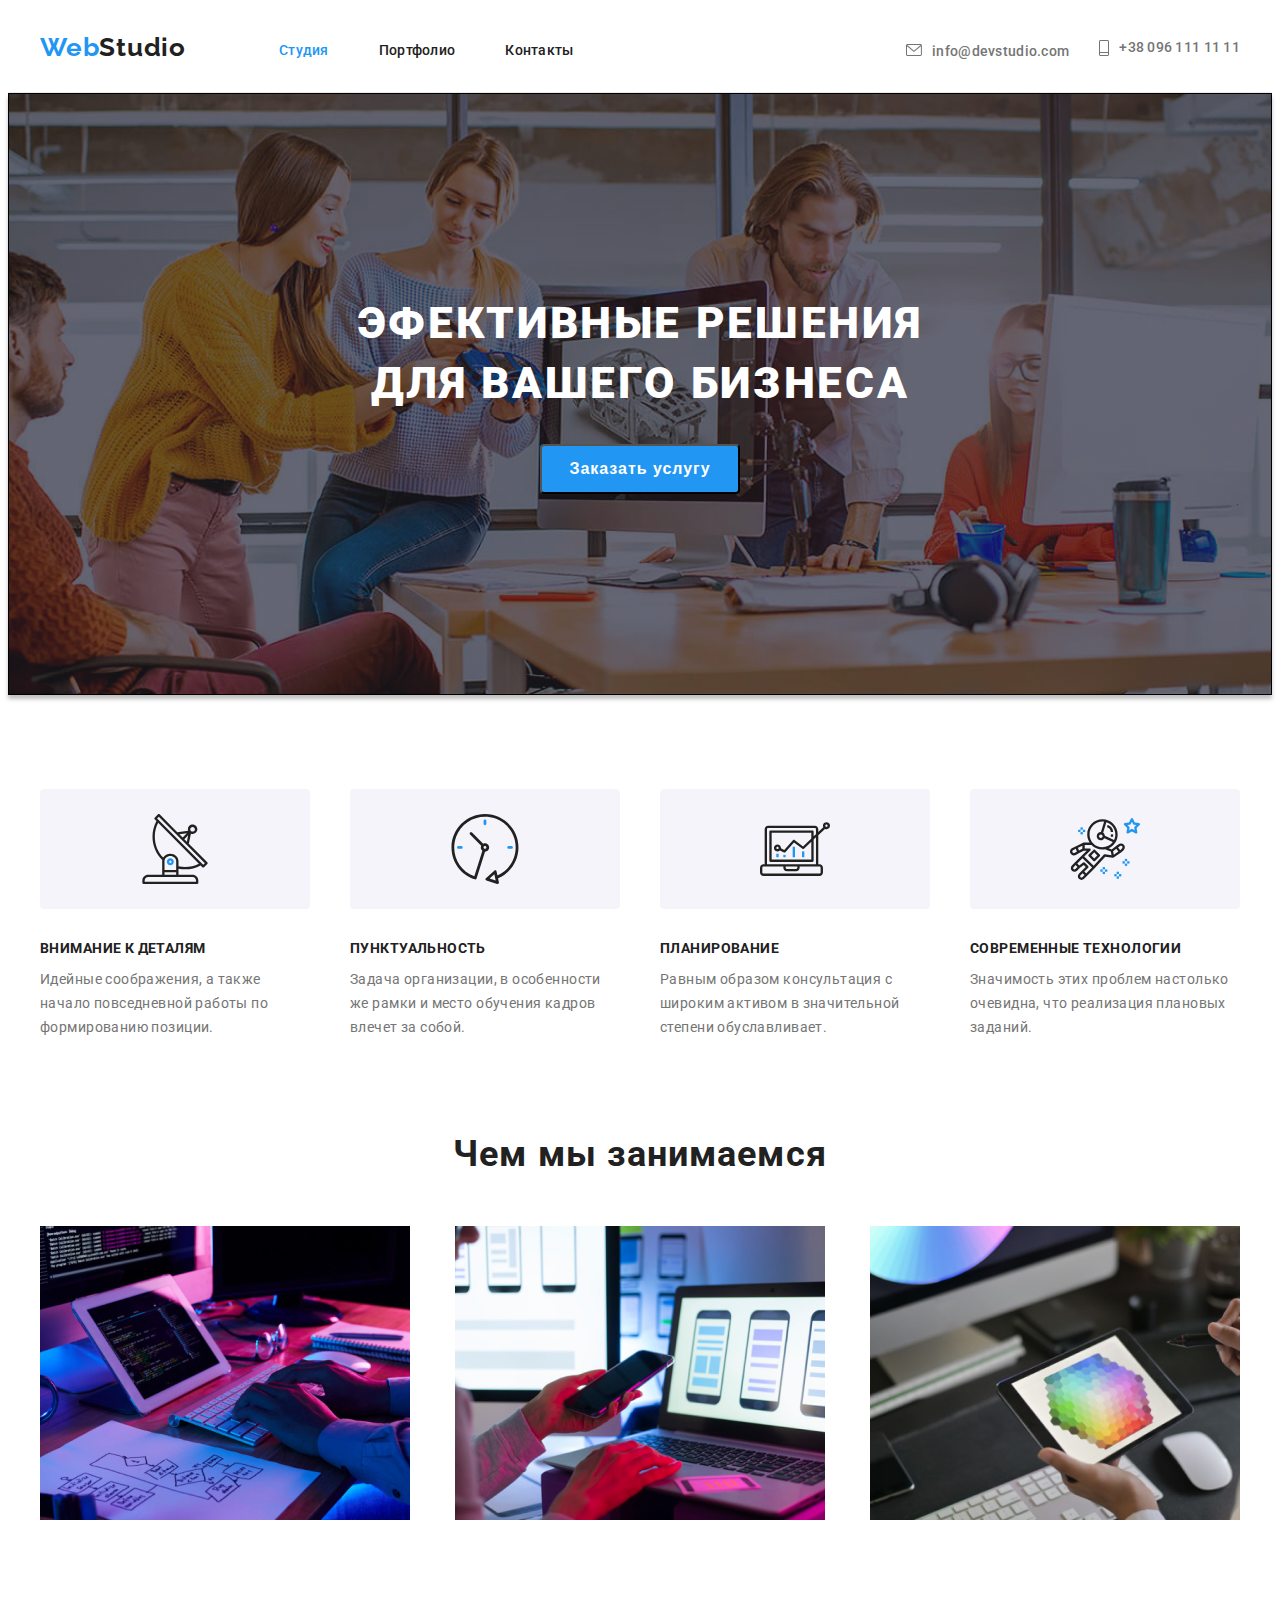
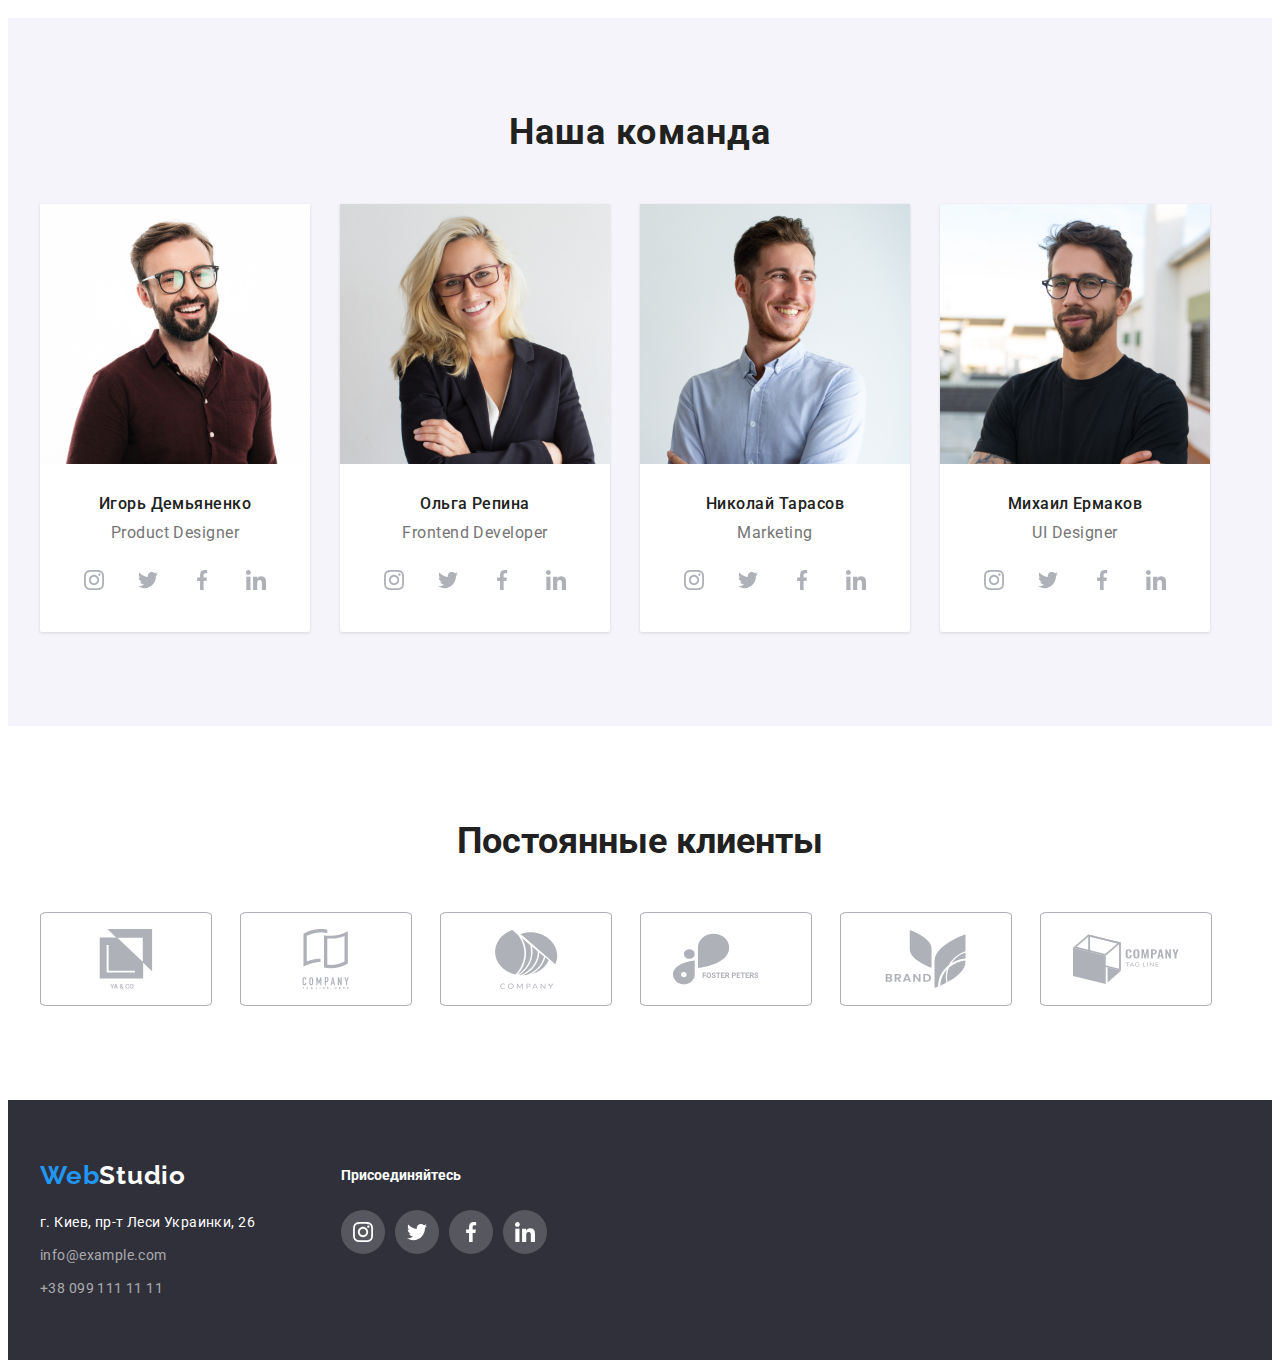
<file: index.html>
<!DOCTYPE html>
<html lang="ru">
<head>
    <meta charset="UTF-8">
    <meta http-equiv="X-UA-Compatible" content="IE=edge">
    <meta name="viewport" content="width=device-width, initial-scale=1.0">
    <title>Document</title>
    <link rel="stylesheet" href="https://cdnjs.cloudflare.com/ajax/libs/modern-normalize/1.1.0/modern-normalize.min.css"
        integrity="sha512-wpPYUAdjBVSE4KJnH1VR1HeZfpl1ub8YT/NKx4PuQ5NmX2tKuGu6U/JRp5y+Y8XG2tV+wKQpNHVUX03MfMFn9Q=="
        crossorigin="anonymous" referrerpolicy="no-referrer" />
    <link rel="stylesheet" href="./css/styles.css" />
    <link rel="preconnect" href="https://fonts.googleapis.com">
    <link rel="preconnect" href="https://fonts.gstatic.com" crossorigin>
    <link href="https://fonts.googleapis.com/css2?family=Raleway:wght@700&family=Roboto:wght@400;500;700;900&display=swap"
          rel="stylesheet">
</head>
<body>

    <!--навигация сайта-->
    <header class="page-header">
        <div class="container hader-block">
          <a class="header-logo" href="./index.html"><span class="logo-web">Web</span><span class="logo-studio">Studio</span></a>
          <nav class="header-nav">
              <ul class="list header-list">
                  <li class="header-item"><a class="nav-link current" href="./index.html">Студия</a></li>
                  <li class="header-item"><a class="nav-link" href="./portfolio.html">Портфолио</a></li>
                  <li class="header-item"><a class="nav-link" href="">Контакты</a></li>
              </ul>
          </nav>
                <div class="contact">
                    <div class=""><a class="contact-link mail" href="mailto:info@devstudio.com"><svg class="mail-icon" width="16" height="12" href=""><use class="mail-sd" href="./images/icons/symbol-defs.svg#icon-envelope-hover"></use></svg>info@devstudio.com</a></div>

                    <div class=""><a class="contact-link tel" href="tel:+380961111111"><svg class="tel-icon" width="10" height="16"><use href="./images/icons/symbol-defs.svg#icon-Vector"></use></svg>+38 096 111 11 11</a></div>
                </div>
      </div>  
    </header>

    <!--main content-->
    <main>
        <!--герои-->
        <section class="hero section">
            <div class="container">
              <h1 class="titel">Эфективные решения<br>для вашего бизнеса</h1>
              <button class="button" type="button">Заказать услугу</button>
            </div>
        </section>

        <!--наши преймущества-->
        <section class="benefits-section section">
            <div class="container">
               <h2 class="non-title">наши преймущества</h2>
               <ul class="list benefits-list">
                   <li class="benefits-item">
                       <div class="benefits-link">
                           <svg class="benefits-icon" width="70" height="70">
                               <use href="./images/icons/symbol-defs.svg#icon-antenna"></use>
                           </svg>
                       </div>
                       <h3 class="ben-list-title">Внимание к деталям</h3>
                       <p class="ben-list-text">Идейные соображения, а также начало повседневной работы по формированию позиции.</p>
                   </li>
                   <li class="benefits-item">
                       <div class="benefits-link">
                           <svg class="benefits-icon" width="70" height="70">
                               <use href="./images/icons/symbol-defs.svg#icon-clock"></use>
                           </svg>
                       </div>
                       <h3 class="ben-list-title">Пунктуальность</h3>
                       <p class="ben-list-text">Задача организации, в особенности же рамки и место обучения кадров влечет за собой.</p>
                   </li>
                   <li class="benefits-item">
                       <div class="benefits-link">
                           <svg class="benefits-icon" width="70" height="70">
                               <use href="./images/icons/symbol-defs.svg#icon-diagram"></use>
                           </svg>
                       </div>
                       <h3 class="ben-list-title">Планирование</h3>
                       <p class="ben-list-text">Равным образом консультация с широким активом в значительной степени обуславливает.</p>
                   </li>
                   <li class="benefits-item">
                       <div class="benefits-link">
                           <svg class="benefits-icon" width="70" height="70">
                               <use href="./images/icons/symbol-defs.svg#icon-astronaut"></use>
                           </svg>
                       </div>
                       <h3 class="ben-list-title">Современные технологии</h3>
                       <p class="ben-list-text">Значимость этих проблем настолько очевидна, что реализация плановых заданий.</p>
                   </li>
               </ul>
            </div>
        </section>
        
        <!--Чем мы занимаемся-->
        <section class="section">
            <div class="container">
               <h2 class="section-title">Чем мы занимаемся</h2>
               <ul class="list business-list">
                   <li><a href=""><img src="./images/box_1.jpg" alt="фото 1" width="370"></a></li>
                   <li><a href=""><img src="./images/box_2.jpg" alt="фото 2" width="370"></a></li>
                   <li><a href=""><img src="./images/box_3.jpg" alt="фото 3" width="370"></a></li>
               </ul>
            </div>
        </section>
        
        <!--Команда-->
        <section class="section team-section">
            <div class="container team-container">
              <h2 class="section-title">Наша команда</h2>
              <ul class="list team-list">
                  <li class="team-item">
                      <img class="team-img" src="./images/img.jpg" alt="Игорь Демьяненко" width="270">
                      <div class="border-card">
                          <h3 class="team-title">Игорь Демьяненко</h3>
                          <p class="team-text"> Product Designer</p>
                          <ul class="social-list list">
                             <li class="social-item">
                                 <a class="social-icon" href="">
                                     <svg class="team-soc-item" width="20" height="20"><use href="./images/icons/symbol-defs.svg#icon-instagram"></use></svg>
                                 </a>
                            </li>
                             <li class="social-item">
                                 <a class="social-icon" href="">
                                     <svg class="team-soc-item" width="20" height="20"><use href="./images/icons/symbol-defs.svg#icon-twitter"></use></svg>
                                 </a>
                            </li>
                             <li class="social-item">
                                 <a class="social-icon" href="">
                                     <svg class="team-soc-item" width="20" height="20"><use href="./images/icons/symbol-defs.svg#icon-facebook"></use></svg>
                                 </a>
                            </li>
                             <li class="social-item">
                                 <a class="social-icon" href="">
                                     <svg class="team-soc-item" width="20" height="20"><use href="./images/icons/symbol-defs.svg#icon-linkedin"></use></svg>
                                 </a>
                            </li>
                        </ul>
                      </div>
                  </li>
                  <li class="team-item">
                      <img class="team-img" src="./images/img(1).jpg" alt="Ольга Репина" width="270">
                      <div class="border-card">
                          <h3 class="team-title">Ольга Репина</h3>
                          <p class="team-text"> Frontend Developer</p>
                          <ul class="social-list list">
                            <li class="social-item">
                                 <a class="social-icon" href="">
                                     <svg class="team-soc-item" width="20" height="20"><use href="./images/icons/symbol-defs.svg#icon-instagram"></use></svg>
                                 </a>
                             </li>
                             <li class="social-item">
                                 <a class="social-icon" href="">
                                     <svg class="team-soc-item" width="20" height="20"><use href="./images/icons/symbol-defs.svg#icon-twitter"></use></svg>
                                 </a>
                            </li>
                             <li class="social-item">
                                 <a class="social-icon" href="">
                                     <svg class="team-soc-item" width="20" height="20"><use href="./images/icons/symbol-defs.svg#icon-facebook"></use></svg>
                                 </a>
                            </li>
                             <li class="social-item">
                                 <a class="social-icon" href="">
                                     <svg class="team-soc-item" width="20" height="20"><use href="./images/icons/symbol-defs.svg#icon-linkedin"></use></svg>
                                 </a>
                            </li>
                        </ul>
                       </div>
                  </li>
                  <li class="team-item">
                      <img class="team-img" src="./images/img(2).jpg" alt="Николай Тарасов" width="270">
                      <div class="border-card">
                          <h3 class="team-title">Николай Тарасов</h3>
                          <p class="team-text">Marketing</p>
                          <ul class="social-list list">
                             <li class="social-item">
                                 <a class="social-icon" href="">
                                     <svg class="team-soc-item" width="20" height="20"><use href="./images/icons/symbol-defs.svg#icon-instagram"></use></svg>
                                 </a>
                            </li>
                             <li class="social-item">
                                 <a class="social-icon" href="">
                                     <svg class="team-soc-item" width="20" height="20"><use href="./images/icons/symbol-defs.svg#icon-twitter"></use></svg>
                                 </a>
                            </li>
                             <li class="social-item">
                                 <a class="social-icon" href="">
                                     <svg class="team-soc-item" width="20" height="20"><use href="./images/icons/symbol-defs.svg#icon-facebook"></use></svg>
                                 </a>
                            </li>
                             <li class="social-item">
                                 <a class="social-icon" href="">
                                     <svg class="team-soc-item" width="20" height="20"><use href="./images/icons/symbol-defs.svg#icon-linkedin"></use></svg>
                                 </a>
                            </li>
                        </ul>
                       </div>
                  </li>
                  <li class="team-item">
                      <img class="team-img" src="./images/img(3).jpg" alt="Михаил Ермаков" width="270">
                      <div class="border-card">
                          <h3 class="team-title">Михаил Ермаков</h3>
                          <p class="team-text">UI Designer</p>
                          <ul class="social-list list">
                             <li class="social-item">
                                 <a class="social-icon" href="">
                                     <svg class="team-soc-item" width="20" height="20">
                                         <use href="./images/icons/symbol-defs.svg#icon-instagram"></use>
                                    </svg>
                                 </a>
                            </li>
                             <li class="social-item">
                                 <a class="social-icon" href="">
                                     <svg class="team-soc-item" width="20" height="20">
                                         <use href="./images/icons/symbol-defs.svg#icon-twitter"></use>
                                    </svg>
                                 </a>
                            </li>
                             <li class="social-item">
                                 <a class="social-icon" href="">
                                     <svg class="team-soc-item" width="20" height="20">
                                         <use href="./images/icons/symbol-defs.svg#icon-facebook"></use>
                                    </svg>
                                 </a>
                            </li>
                             <li class="social-item">
                                 <a class="social-icon" href="">
                                     <svg class="team-soc-item" width="20" height="20">
                                         <use href="./images/icons/symbol-defs.svg#icon-linkedin"></use>
                                    </svg>
                                 </a>
                            </li>
                        </ul>
                      </div>
                  </li>
              </ul>
            </div>
        </section>

        <!--постійні клієнти-->
        <section class="section section-clients">
            <div class="container">
                <h2 class="clients-title">Постоянные клиенты</h2>
                <ul class="list clients-list">
                    <li class="clients-item">
                        <a class="clients-link" href="">
                            <svg class="clients-logo" width="106" height="60">
                                <use href="./images/icons/symbol-defs.svg#icon-group1"></use>
                            </svg>
                        </a>
                    </li>
                    <li class="clients-item">
                        <a class="clients-link" href="">
                            <svg class="clients-logo" width="106" height="60">
                                <use href="./images/icons/symbol-defs.svg#icon-group2"></use>
                            </svg>
                        </a>
                    </li>
                    <li class="clients-item">
                        <a class="clients-link" href="">
                            <svg class="clients-logo" width="106" height="60">
                                <use href="./images/icons/symbol-defs.svg#icon-group3"></use>
                            </svg>
                       </a>
                    </li>
                    <li class="clients-item">
                        <a class="clients-link" href="">
                            <svg class="clients-logo" width="106" height="60">
                                <use href="./images/icons/symbol-defs.svg#icon-group4"></use>
                            </svg>
                        </a>
                    </li>
                    <li class="clients-item">
                        <a class="clients-link" href="">
                            <svg class="clients-logo" width="106" height="60">
                                <use href="./images/icons/symbol-defs.svg#icon-group5"></use>
                            </svg>
                        </a>
                    </li>
                    <li class="clients-item">
                        <a class="clients-link" href="">
                            <svg class="clients-logo" width="106" height="60">
                                <use href="./images/icons/symbol-defs.svg#icon-group6"></use>
                            </svg>
                        </a>
                    </li>
                </ul>
            </div>
        </section>

    </main>

    <!--подвал-->
    <footer class="footer">
        <div class="container">
            <div class="contact-container">
                <a class="footer-logo" href="./index.html"><span class="logo-web">Web</span><span class="logo-studio">Studio</span></a>
                <address class="footer-address">
                    <p class="footer-text">г. Киев, пр-т Леси Украинки, 26</p>
                    <ul class="list">
                        <li class="footer-contact">
                            <a class="contact-link" href="mailto:info@example.com">info@example.com</a>
                        </li>
                        <li class="footer-contact">
                            <a class="contact-link" href="tel:+380991111111">+38 099 111 11 11</a>
                        </li>
            
                    </ul>
            
                </address>
            </div>
        
            <div class="soc-container">
                 <p class="call">Присоединяйтесь</p>
                 <ul class="list foot-social-list">
                      <li class="foot-social-item">
                          <a class="foot-soc-link" href="">
                              <svg class="foot-soc-icon" width="20" height="20">
                                  <use href="./images/icons/symbol-defs.svg#icon-instagram"></use>
                              </svg>
                          </a>
                      </li>
                      <li class="foot-social-item">
                           <a class="foot-soc-link" href="">
                               <svg class="foot-soc-icon" width="20" height="20">
                                   <use href="./images/icons/symbol-defs.svg#icon-twitter"></use>
                                </svg>
                            </a>
                       </li>
                      <li class="foot-social-item">
                            <a class="foot-soc-link" href="">
                                <svg class="foot-soc-icon" width="20" height="20">
                                    <use href="./images/icons/symbol-defs.svg#icon-facebook"></use>
                             </svg>
                           </a>
                      </li>
                       <li class="foot-social-item">
                           <a class="foot-soc-link" href="">
                              <svg class="foot-soc-icon" width="20" height="20">
                                      <use href="./images/icons/symbol-defs.svg#icon-linkedin"></use>
                               </svg>
                            </a>
                     </li>
                 </ul>
            </div>
        </div>
     </footer>
    
</body>
</html>
</file>
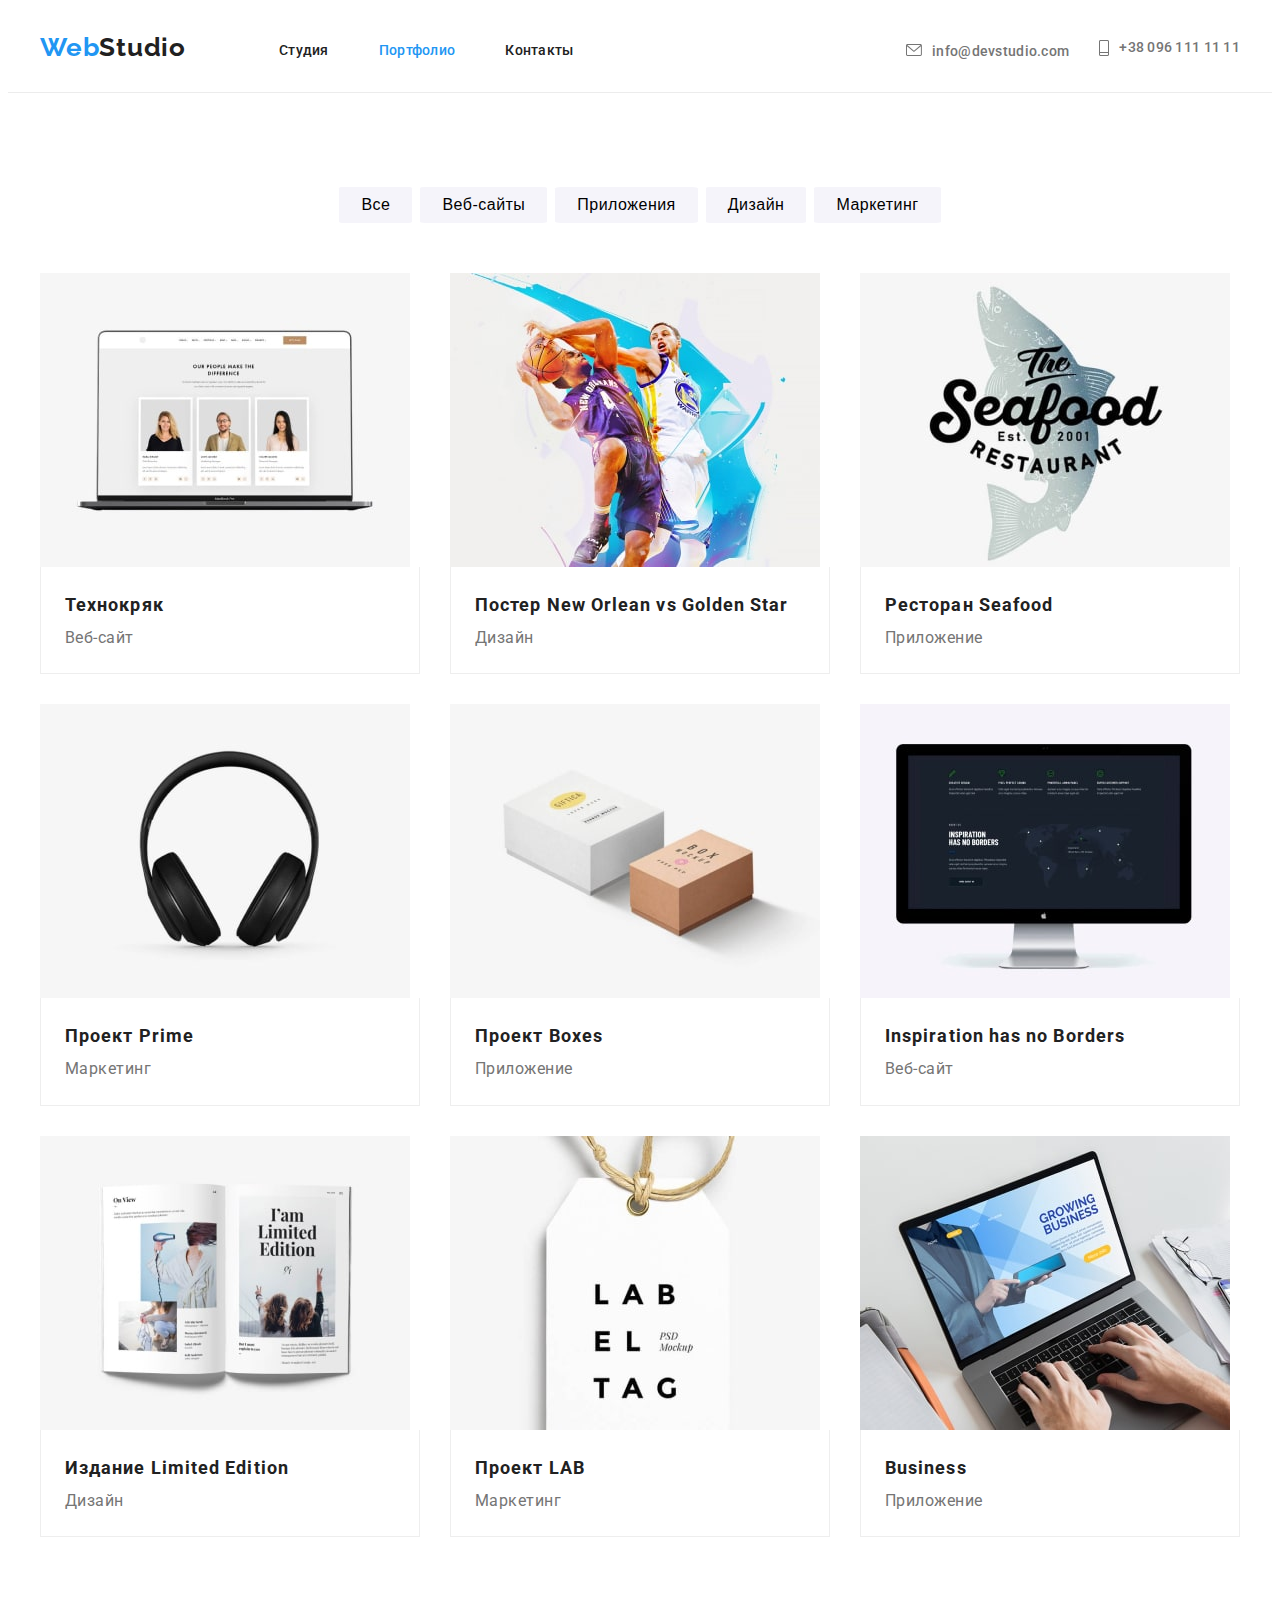
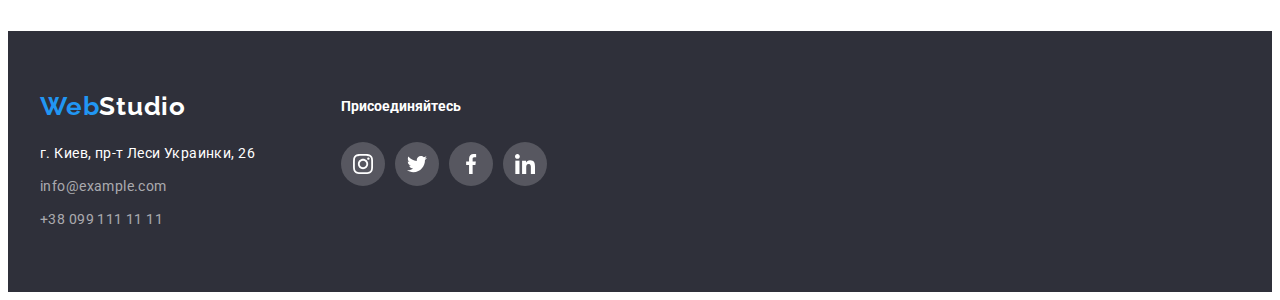
<file: portfolio.html>
<!DOCTYPE html>
<html lang="ru">

<head>
    <meta charset="UTF-8">
    <meta http-equiv="X-UA-Compatible" content="IE=edge">
    <meta name="viewport" content="width=device-width, initial-scale=1.0">
    <title>Document</title>
    <link rel="stylesheet" href="https://cdnjs.cloudflare.com/ajax/libs/modern-normalize/1.1.0/modern-normalize.min.css"
            integrity="sha512-wpPYUAdjBVSE4KJnH1VR1HeZfpl1ub8YT/NKx4PuQ5NmX2tKuGu6U/JRp5y+Y8XG2tV+wKQpNHVUX03MfMFn9Q=="
            crossorigin="anonymous" referrerpolicy="no-referrer" />
    <link rel="stylesheet" href="./css/styles.css" />
    <link rel="preconnect" href="https://fonts.googleapis.com">
    <link rel="preconnect" href="https://fonts.gstatic.com" crossorigin>
    <link href="https://fonts.googleapis.com/css2?family=Raleway:wght@700&family=Roboto:wght@400;500;700;900&display=swap"
          rel="stylesheet">
</head>

<body>
    <!--навигация сайта-->
    <header class="page-header">
        <div class="container hader-block">
            <a class="header-logo" href="./index.html"><span class="logo-web">Web</span><span
                    class="logo-studio">Studio</span></a>
            <nav class="header-nav">
                <ul class="list header-list">
                    <li class="header-item"><a class="nav-link" href="./index.html">Студия</a></li>
                    <li class="header-item"><a class="nav-link  current" href="./portfolio.html">Портфолио</a></li>
                    <li class="header-item"><a class="nav-link" href="">Контакты</a></li>
                </ul>
            </nav>
                <div class="contact">
                    <div class=""><a class="contact-link mail" href="mailto:info@devstudio.com"><svg class="mail-icon" width="16"
                                height="12">
                                <use class="mail-sd" href="./images/icons/symbol-defs.svg#icon-envelope-hover"></use>
                            </svg>info@devstudio.com</a></div>
                
                    <div class=""><a class="contact-link tel" href="tel:+380961111111"><svg class="tel-icon" width="10" height="16">
                                <use class="tel-sd" href="./images/icons/symbol-defs.svg#icon-Vector"></use>
                            </svg>+38 096 111 11 11</a></div>
                </div>
        </div>
    </header>
<main class="portfolio">
  <section class="oll-projects section">
        <div class="container">
            <ul class="buttons-list list">
                <li class="but-list-item"><button class="button-item" type="button">Все</button></li>
                <li class="but-list-item"><button class="button-item" type="button">Веб-сайты</button></li>
                <li class="but-list-item"><button class="button-item" type="button">Приложения</button></li>
                <li class="but-list-item"><button class="button-item" type="button">Дизайн</button></li>
                <li class="but-list-item"><button class="button-item" type="button">Маркетинг</button></li>
            </ul>
            
            <h1 class="non-title">Наши работы</h1>
            
            <ul class="projects-list list">
                <li class="project-item">
                    <a class="project-link" href=""><img class="project-img" src="./images/portfolio_1-min.jpg" alt="сайт технокряк на компьютере" width="370"></a>
                    <div class="border-card">
                        <h2 class="project-title">Технокряк</h2>
                        <p class="project-text">Веб-сайт</p>
                    </div>
                </li>
                <li class="project-item">
                    <a class="project-link" href=""><img class="project-img" src="./images/portfolio_2-min.jpg" alt="постер матча New Orlean vs Golden Star" width="370"></a>
                    <div class="border-card">
                        <h2 class="project-title">Постер <span lang="en">New Orlean vs Golden Star</span></h2>
                        <p class="project-text">Дизайн</p>
                    </div>
                </li>
                <li class="project-item">
                    <a class="project-link" href=""><img class="project-img" src="./images/portfolio_3-min.jpg" alt="логотип ресторана" width="370"></a>
                    <div class="border-card">
                        <h2 class="project-title">Ресторан <span lang="en">Seafood</span> </h2>
                    <p class="project-text">Приложение</p>
                </div>
                </li>
                <li class="project-item">
                    <a href=""><img class="project-img" src="./images/portfolio_4-min.jpg" alt="наушники" width="370"></a>
                    <div class="border-card">
                        <h2 class="project-title">Проект <span lang="en">Prime</span> </h2>
                        <p class="project-text">Маркетинг</p>
                    </div>
                </li>
                <li class="project-item">
                    <a class="project-link" href=""><img class="project-img" src="./images/portfolio_5-min.jpg" alt="2 маленькие коробки" width="370"></a>
                    <div class="border-card">
                        <h2 class="project-title">Проект <span lang="en">Boxes</span> </h2>
                        <p class="project-text">Приложение</p>
                    </div>
                </li>
                <li class="project-item">
                    <a class="project-link" href=""><img class="project-img" src="./images/portfolio_6-min.jpg" alt="сайт Inspiration has no Borders на маниторе" width="370"></a>
                    <div class="border-card">
                        <h2 class="project-title"><span lang="en">Inspiration has no Borders</span></h2>
                        <p class="project-text">Веб-сайт</p>
                    </div>
                </li>
                <li class="project-item">
                    <a class="project-link" href=""><img class="project-img" src="./images/portfolio_7-min.jpg" alt="открытый журнал" width="370"></a>
                    <div class="border-card">
                        <h2 class="project-title">Издание <span lang="en">Limited Edition</span> </h2>
                        <p class="project-text">Дизайн</p>
                    </div>
                </li>
                <li class="project-item">
                    <a class="project-link" href=""><img class="project-img" src="./images/portfolio_8-min.jpg" alt="логотип LAB" width="370"></a>
                    <div class="border-card">
                        <h2 class="project-title">Проект <span lang="en">LAB</span></h2>
                        <p class="project-text">Маркетинг</p>
                    </div>
                </li>
                <li class="project-item">
                    <a class="project-link" href=""><img class="project-img" src="./images/portfolio_9-min.jpg" alt="приложение Business на ноутбуке" width="370"></a>
                    <div class="border-card">
                        <h2 class="project-title"><span lang="en">Business</span> </h2>
                        <p class="project-text">Приложение</p>
                    </div>
                </li>
            
            </ul>
        </div>
  </section>
</main>

<!--Подвал-->
    <footer class="footer">
        <div class="container">
            <div class="contact-container">
                 <a class="footer-logo" href="./index.html"><span class="logo-web">Web</span><span
                         class="logo-studio">Studio</span></a>
                 <address class="footer-address">
                     <p class="footer-text">г. Киев, пр-т Леси Украинки, 26</p>
                     <ul class="list">
                         <li class="footer-contact">
                             <a class="contact-link" href="mailto:info@example.com">info@example.com</a>
                         </li>
                         <li class="footer-contact">
                             <a class="contact-link" href="tel:+380991111111">+38 099 111 11 11</a>
                         </li>
         
                     </ul>
    
                 </address>
            </div>
            <div class="soc-container">
                <p class="call">Присоединяйтесь</p>
                <ul class="list foot-social-list">
                    <li class="foot-social-item">
                        <a class="foot-soc-link" href="">
                            <svg class="foot-soc-icon" width="20" height="20">
                                <use href="./images/icons/symbol-defs.svg#icon-instagram"></use>
                            </svg>
                        </a>
                    </li>
                    <li class="foot-social-item">
                        <a class="foot-soc-link" href="">
                            <svg class="foot-soc-icon" width="20" height="20">
                                <use href="./images/icons/symbol-defs.svg#icon-twitter"></use>
                            </svg>
                        </a>
                    </li>
                    <li class="foot-social-item">
                        <a class="foot-soc-link" href="">
                            <svg class="foot-soc-icon" width="20" height="20">
                                <use href="./images/icons/symbol-defs.svg#icon-facebook"></use>
                            </svg>
                        </a>
                    </li>
                    <li class="foot-social-item">
                        <a class="foot-soc-link" href="">
                            <svg class="foot-soc-icon" width="20" height="20">
                                <use href="./images/icons/symbol-defs.svg#icon-linkedin"></use>
                            </svg>
                        </a>
                    </li>
                </ul>
            </div>
        </div>

    </footer>



</body>
</file>
<file: css/styles.css>
:root {
  --primary-text-color: rgba(33, 33, 33, 1);
  --text-color: rgba(117, 117, 117, 1);
  --footer-cont-color: rgba(255, 255, 255, 0.6);
  --third-color: #ffffff;
  --accent-color: rgba(33, 150, 243, 1);
  --main-bg-color: #ffffff;
  --second-bg-color: rgba(47, 48, 58, 1);
  --third-bg-color: rgba(245, 244, 250, 1);
  --primary-button-color: rgba(245, 244, 250, 1);
}



body {
  font-family: "Raleway", sans-serif;
  font-family: "Roboto", sans-serif;

  background-color: var(--primary-bg-color);
  color: var(--primary-text-color);
}

p, h1, h2, h3, h4, h5, h6 {
  margin: 0;
}

ul, ol {
  margin: 0;
  padding-left: 0;
}

.list {
  list-style: none;
}
.section {
  padding-top: 94px;
  padding-bottom: 94px;
}

.container {
 width: 1200px;
 padding-left: 15px;
 padding-right: 15px;
 margin: 0 auto;
}


/*header*/

.page-header {
  border-bottom: 1px solid #ECECEC;
}
.hader-block {
  display: flex;
}
.contact {
  display: flex;
  margin-top: 32px;
  margin-bottom: 32px;
  margin-left: auto;
  display: flex;
  align-items: baseline;
}
.mail {
  display: flex;

}
.tel {
  display: flex;
  margin-left: 30px;
}

.mail-icon {
  margin-right: 10px;
  fill: var(--text-color);
}

.tel-icon {
margin-right: 10px;
fill: var(--text-color);
}



.mail:hover .mail-sd,
.mail:focus .mail-sd {
  fill: var(--accent-color);
}


.tel:hover .tel-icon,
.tel:focus .tel-icon {
  fill: var(--accent-color);
}





.header-nav {
  margin-top: 32px;
  margin-bottom: 32px;
  width: 294px;
}

.header-logo {
  font-family: Raleway;
  font-size: 26px;
  font-weight: 700;
  line-height: 1.19;
  letter-spacing: 0.03em;
  text-decoration: none;
  margin-top: 24px;
  margin-bottom: 25px;
  margin-right: 93px;
  
}
.header-logo .logo-web {
  color: var(--accent-color);
}
.header-logo .logo-studio {
  color: var(--primary-text-color);
}

 .header-item:not(:last-child) {
    margin-right: 50px;
}
.nav-link {
  color: var(--primary-text-color);
  font-size: 14px;
  font-weight: 500;
  line-height: 1.14;
  letter-spacing: 0.02em;
  text-decoration: none;
}
.nav-link:hover,
.nav-link:focus {
  color: var(--accent-color);
}
.header-list .nav-link.current {
  color: var(--accent-color);
}
.header-list {
  display: flex;
}
.page-header .contact-link {
  color: var(--text-color);
  font-size: 14px;
  font-weight: 500;
  line-height: 1.14;
  letter-spacing: 0.02em;
  text-decoration: none;
}

/*main hero*/
.hero {
  background: var(--second-bg-color);
  text-align: center;
  padding-top: 200px;
  padding-bottom: 200px;
  background-image: linear-gradient(rgba(47, 48, 58, 0.4), rgba(47, 48, 58, 0.4)),
   url(../images/bgim-hiro.jpg);
  background-repeat: no-repeat;
  background-size: cover;
  background-position: center;
  box-shadow: 0px 4px 4px 0px rgba(0, 0, 0, 0.25);
  border: 1px solid rgba(0, 0, 0, 1)
}




.hero .titel {
  color: var(--third-color);
  font-size: 44px;
  font-weight: 900;
  line-height: 1.36;
  letter-spacing: 0.06em;
  text-transform: uppercase;
  padding-bottom: 30px;
}

.hero .button {
  background-color: var(--accent-color);
  color: var(--third-color);
  font-size: 16px;
  font-weight: 700;
  line-height: 1.88;
  letter-spacing: 0.06em;
  cursor: pointer;
  border-radius: 4px;
  min-width: 200px;
  height: 50px;
}



/*main benefits*/
.benefits-section {
  padding-bottom: 0px;
}
.non-title {
  display: none;
}
.benefits-list {
  display: flex;
  justify-content: space-between;
}

.ben-list-title {
  font-size: 14px;
  font-weight: 700;
  line-height: 1.4;
  letter-spacing: 0.03em;
  text-align: left;
  text-transform: uppercase;
  width: 270px;
  margin-top: 30px;
}
.ben-list-text {
  font-size: 14px;
  line-height: 1.71;
  letter-spacing: 0.03em;
  text-align: left;
  color: var(--text-color);
  width: 270px;
  margin-top: 10px;
}

.benefits-item:not(:last-child) {
  margin-right: 30px;
}
.benefits-link {
  border: 0px ;
  border-radius: 4px;
  background: rgba(245, 244, 250, 1);
  display: flex;
  justify-content: center;
  height: 120px;
  align-items: center;
}

/*main*/
.section-title {
  color: var(--primary-text-color);
  font-size: 36px;
  font-weight: 700;
  line-height: 1.16;
  letter-spacing: 0.03em;
  text-align: center;
  margin-bottom: 50px;
}

.business-list {
  display: flex;
  justify-content: space-between;
}
/*main team*/
.team-item {
  width: 270px;
  box-shadow: 0px 2px 1px 0px rgba(0, 0, 0, 0.2);
  
  box-shadow: 0px 1px 1px 0px rgba(0, 0, 0, 0.14);
  
  box-shadow: 0px 1px 3px 0px rgba(0, 0, 0, 0.12);
}
.team-item .border-card {
  background-color: #fff;
  padding-top: 30px;
  padding-bottom: 30px;
  border-radius: 0px 0px 4px 4px;
}
.social-list {
 display: flex;
 justify-content: center;
 
}

.social-icon,
.social-item {
  width: 44px;
  height: 44px;
  border-radius: 50%;
  display: flex;
  align-items: center;
  justify-content: center;
  cursor: pointer;
}
.social-item:not(:last-child) {
  margin-right: 10px;
}
.team-soc-item {
  fill: rgba(175, 177, 184, 1);
}


.social-item:hover .team-soc-item,
.social-icon:focus .team-soc-item {
  fill: #ffffff;
}
.social-item:hover,
.social-icon:focus {
  background-color: var(--accent-color);
}

.team-img {
  display: block;
}
.team-item:not(:last-child) {
  margin-right: 30px;
}
.team-title {
  font-size: 16px;
  font-weight: 500;
  line-height: 1.19;
  letter-spacing: 0.03em;
  text-align: center;
  margin-bottom: 10px;
}
.team-text {
  color: var(--text-color);
  font-size: 16px;
  line-height: 1.19;
  letter-spacing: 0.03em;
  text-align: center;
  margin-bottom: 16px;
}
.team-section {
  background: var(--third-bg-color);
}

.team-list {
    display: flex;
    align-items: flex-start;
}

/*постійні клієнти*/
.clients-title {
 font-size: 36px;
 line-height: 1.17;
 text-align: center;
 margin-bottom: 50px;
}
.clients-list {
 display: flex;
}
.clients-item:not(:last-child) {
  margin-right: 30px;
}
.clients-item {
    width: 170px;
    cursor: pointer;
}

.clients-link:hover,
.clients-link:focus {
  border: 1px solid var(--accent-color);
}


.clients-item:hover .clients-logo,
.clients-link:focus .clients-logo {
  fill: var(--accent-color);
}
.clients-link {
  display: flex;
  justify-content: center;
  cursor: pointer;
  width: 170px;
  height: 92px;
  border: 1px solid rgba(175, 177, 184, 1);
  border-radius: 4%;
}
.clients-logo {
  margin-top: 16px;
  margin-bottom: 16px;
  fill: rgba(175, 177, 184, 1);
}

/*footer*/
.footer {
  background: var(--second-bg-color);

  padding-top: 60px;
  padding-bottom: 60px;
  display: flex;
}
.footer .container {
  display: flex;
}

.footer-logo {
  font-family: Raleway;
  font-size: 26px;
  font-weight: 700;
  line-height: 1.19;
  letter-spacing: 0.03em;
  text-decoration: none;
  
}
.footer-address {
  margin-top: 20px;
}

.footer-logo .logo-web {
  color: var(--accent-color);
}

.footer-logo .logo-studio {
  color: var(--third-color);
}

.footer-text {
  color: var(--third-color);
  font-size: 14px;
  font-weight: 400;
  line-height: 1.71;
  letter-spacing: 0.03em;
  font-style: normal;

  margin-bottom: 9px;
}
.footer-contact:not(:last-child) {
  margin-bottom: 9px;
}

.footer-contact .contact-link {
  color: var(--footer-cont-color);
  font-style: normal;
  font-size: 14px;
  font-weight: 400;
  line-height: 1.71;
  letter-spacing: 0.03em;
  text-decoration: none;
}
.contact-link:hover,
.contact-link:focus {
  color: var(--accent-color);
}
.contact-container {
  margin-right: 70px;
  width: 231px;
}
.soc-container {
  width: 206px;
}

.call {
  font-weight: 700;
  font-size: 14px;
  line-height: 2.18;
  color: rgba(255, 255, 255, 1);
  margin-bottom: 20px;
}
.foot-social-list {
  width: 206px;
  display: flex;
  justify-content: space-between;
}
.foot-social-item {
  width: 44px;
  height: 44px;
  border-radius: 50%;
  display: flex;
  align-items: center;
  justify-content: center;
  background: rgba(255, 255, 255, 0.1);
}
.foot-soc-link {
fill: #ffffff;
  width: 44px;
  height: 44px;
  border-radius: 50%;
  display: flex;
  align-items: center;
  justify-content: center;
  background: rgba(255, 255, 255, 0.1);
}
.foot-social-item:not(:last-child) {
  margin-right: 10px;
}
.foot-soc-icon {
  cursor: pointer;
}

.foot-soc-link:focus,
.foot-social-item:hover {
  background-color: rgba(33, 150, 243, 1);
}


/*portfolio page*/

.portfolio .button-item:hover,
.portfolio .button-item:focus {
  background: var(--accent-color);
  color: var(--third-color);
  box-shadow: 0px 2px 2px 0px rgba(0, 0, 0, 0.12);
  box-shadow: 0px 1px 2px 0px rgba(0, 0, 0, 0.08);
  box-shadow: 0px 3px 1px 0px rgba(0, 0, 0, 0.1);
}

.portfolio .button-item {
  background-color: var(--primary-button-color);
  cursor: pointer;
  font-size: 16px;
  font-weight: 500;
  line-height: 1.5;
  letter-spacing: 0.03em;
  text-align: center;
}
.buttons-list {
  display: flex;
  justify-content: center;
  margin-bottom: 50px;
}
.button-item {
  padding: 6px 22px;
  border: 0px;
    border-radius: 4%;
}
.but-list-item:not(:last-child) {
  margin-right: 8px;
}


.portfolio .project-title {
  font-size: 18px;
  line-height: 2;
  letter-spacing: 0.06em;
  text-align: left;
}

.portfolio .project-text {
  color: var(--text-color);
  font-size: 16px;
  font-weight: 400;
  line-height: 1.9;
  letter-spacing: 0.03em;
}
.projects-list {
  display: flex;
  flex-wrap: wrap;
  margin-left: -30px;
}
.project-item {
 flex-basis: calc(100% / 3 - 30px);
 margin-left: 30px;
 margin-bottom: 30px;
}
.project-item:hover {
  box-shadow: 0px 4px 4px 0px rgba(0, 0, 0, 0.25);
  box-shadow: 0px 4px 4px 0px rgba(0, 0, 0, 0.25);
  box-shadow: 0px 4px 4px 0px rgba(0, 0, 0, 0.25);
  box-shadow: 0px 4px 4px 0px rgba(0, 0, 0, 0.25);
  cursor: pointer;
}
.project-link {
  height: 404px;
}

.project-item:nth-last-child(-n + 3) {
 margin-bottom: 0;
}
.project-item .border-card {
  border-left: 1px solid #EEEEEE;
  border-right: 1px solid #EEEEEE;
  border-bottom: 1px solid #EEEEEE;
  padding: 20px 24px;
}
.project-img {
  display: block;
}
</file>
